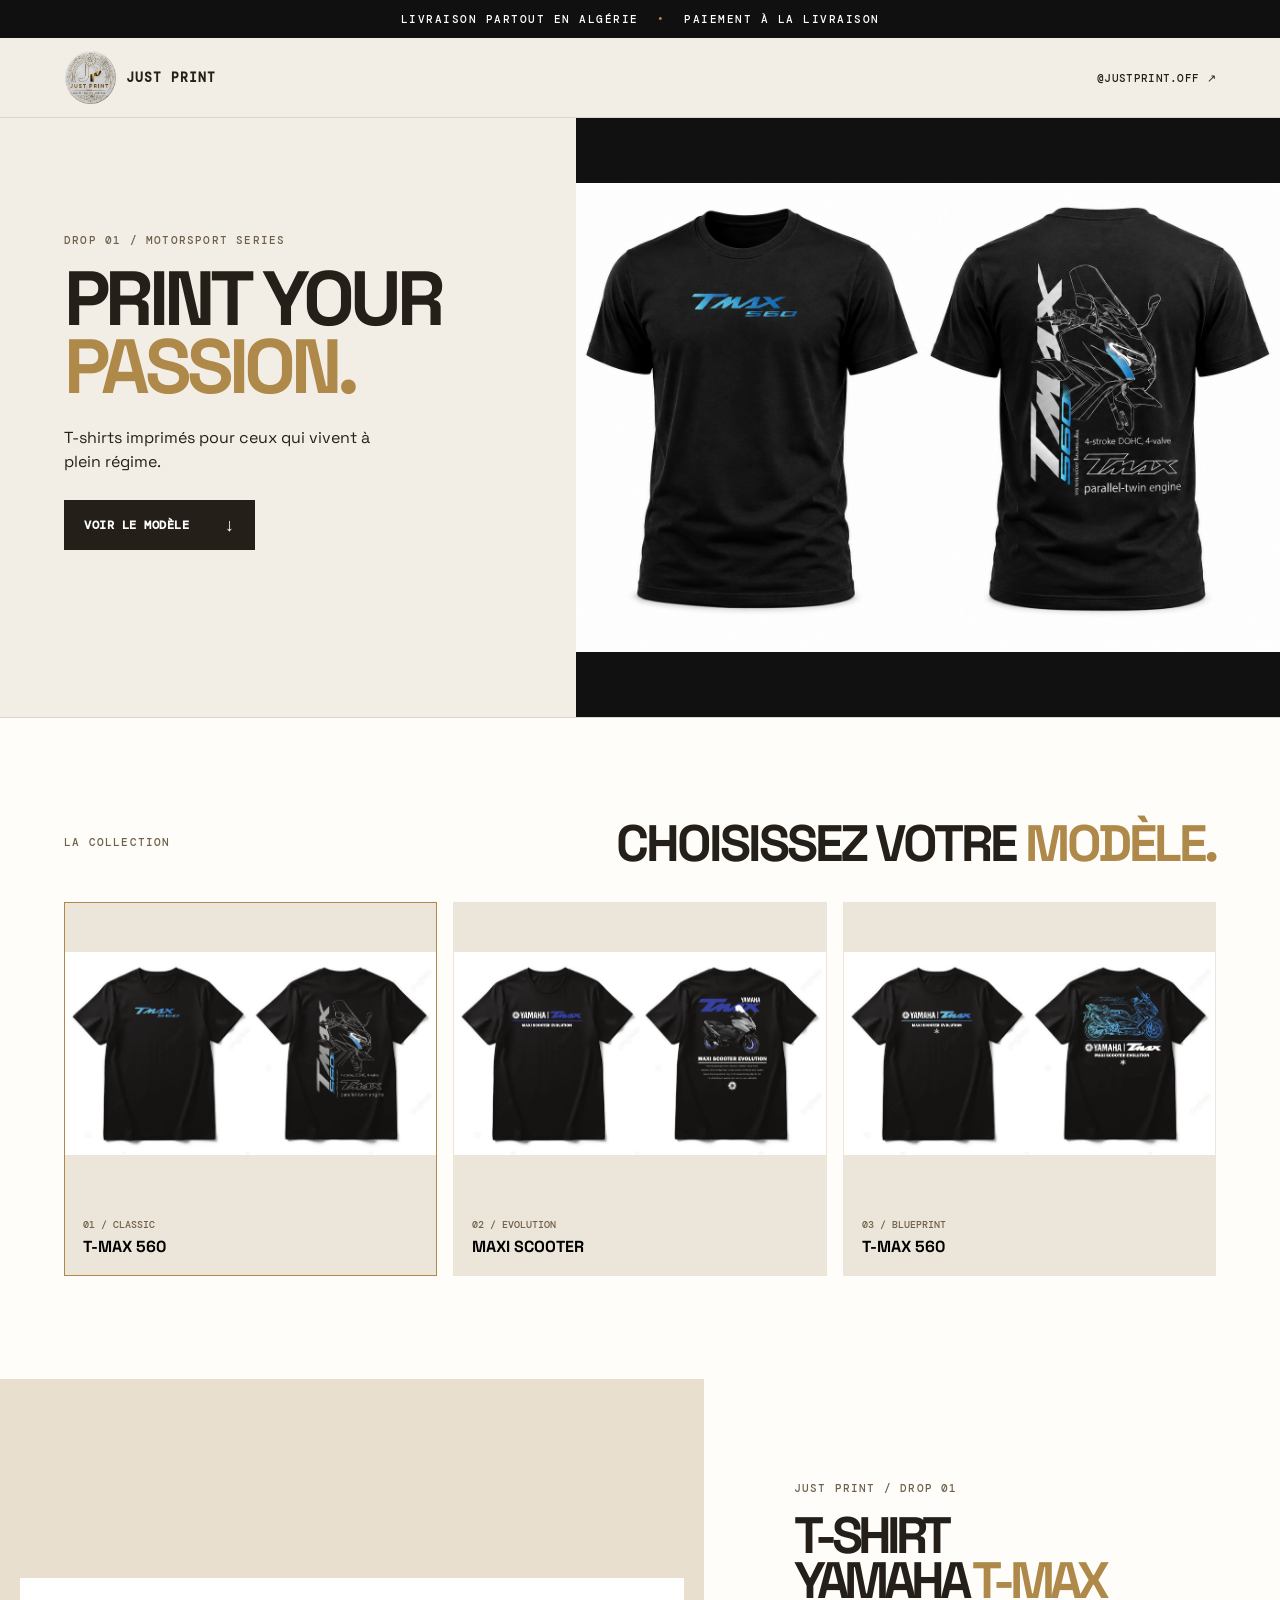
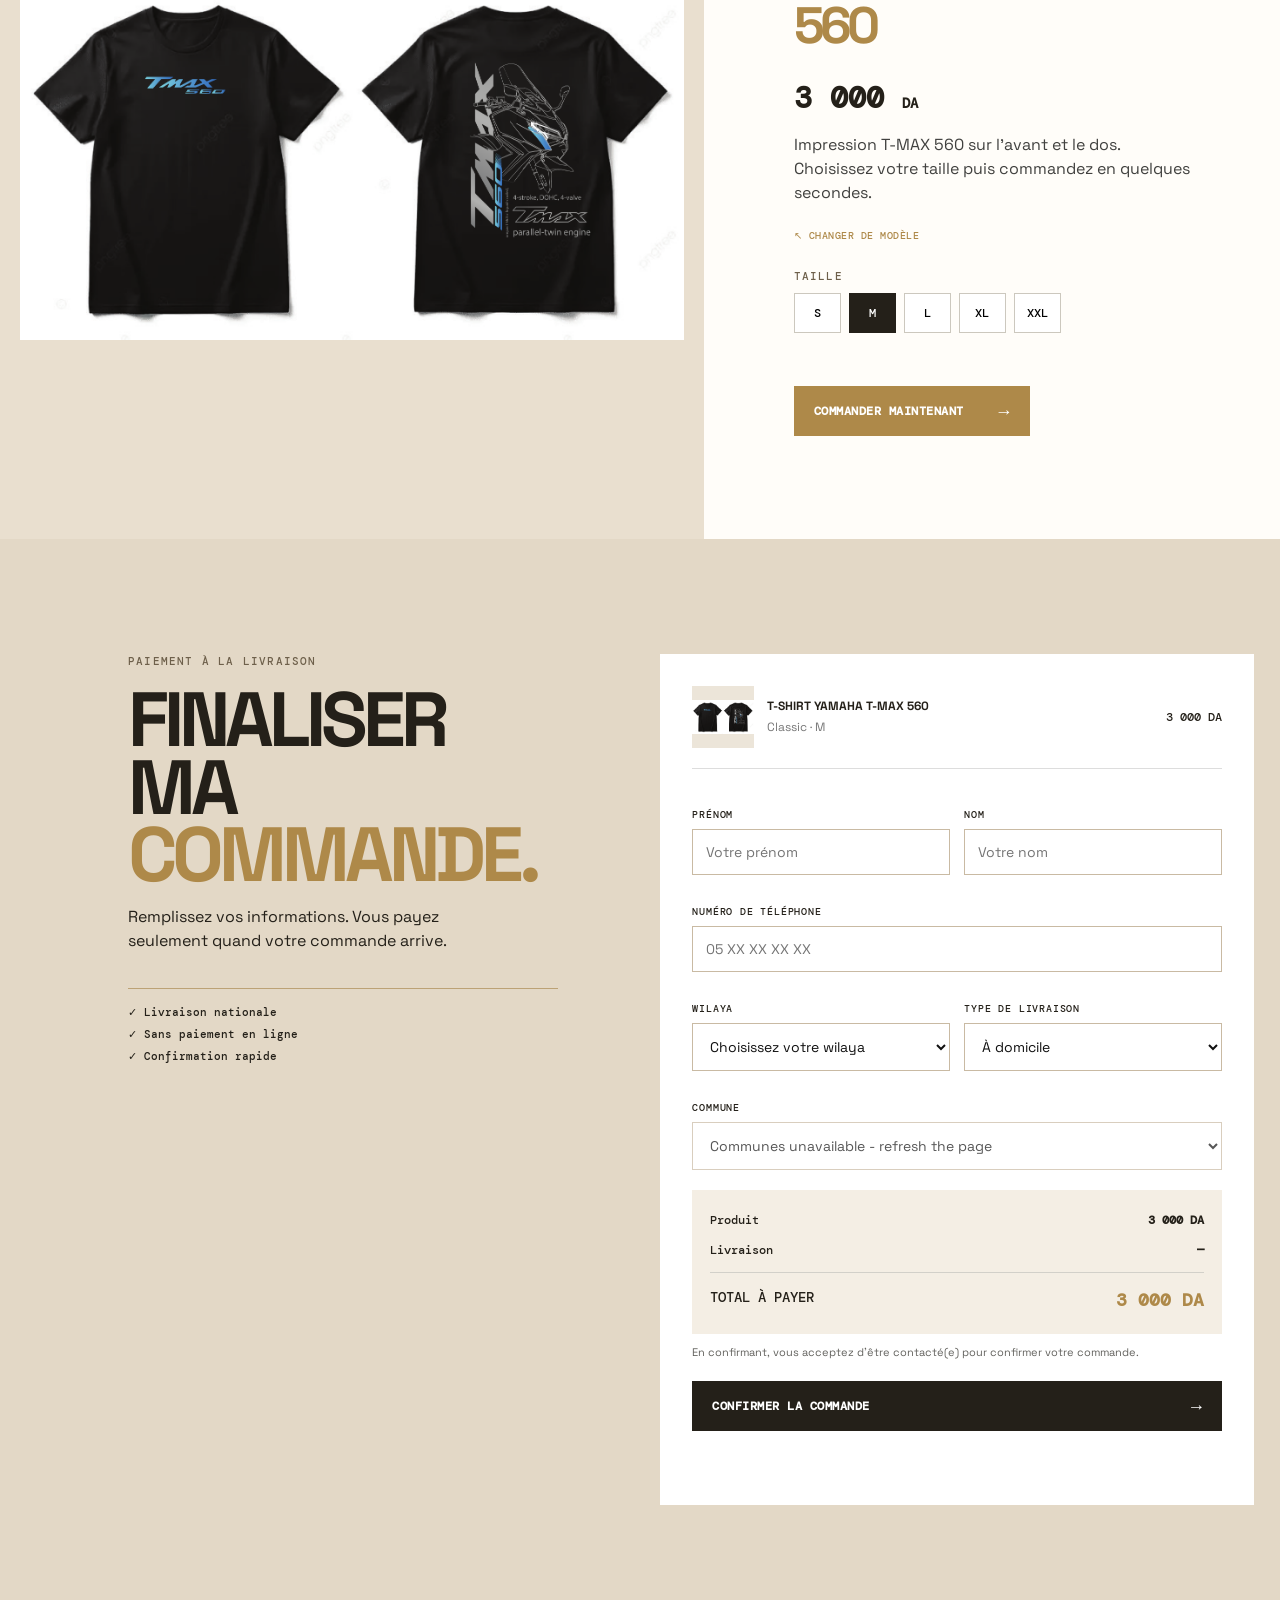
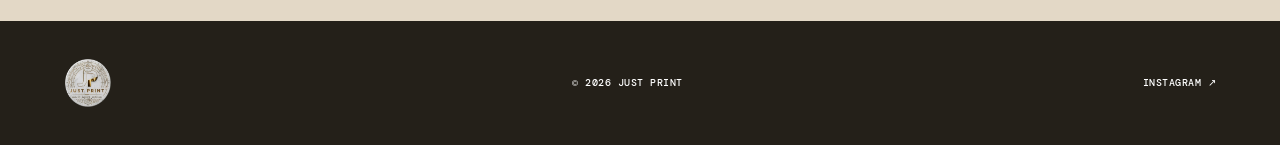
<file: index.html>
<!doctype html>
<html lang="fr">
  <head>
    <meta charset="UTF-8" />
    <meta name="viewport" content="width=device-width, initial-scale=1.0" />
    <meta name="description" content="JUST PRINT — T-shirts imprimés, paiement à la livraison partout en Algérie." />
    <title>JUST PRINT | T-MAX 560</title>
    <link rel="preconnect" href="https://fonts.googleapis.com" />
    <link rel="preconnect" href="https://fonts.gstatic.com" crossorigin />
    <link href="https://fonts.googleapis.com/css2?family=DM+Mono:wght@400;500&family=Space+Grotesk:wght@400;500;600;700&display=swap" rel="stylesheet" />
    <link rel="stylesheet" href="style.css" />
    <link rel="stylesheet" href="theme.css" />
  <!-- Meta Pixel Code -->
<script>
!function(f,b,e,v,n,t,s)
{if(f.fbq)return;n=f.fbq=function(){n.callMethod?
n.callMethod.apply(n,arguments):n.queue.push(arguments)};
if(!f._fbq)f._fbq=n;
n.push=n;
n.loaded=!0;
n.version='2.0';
n.queue=[];
t=b.createElement(e);
t.async=!0;
t.src='https://connect.facebook.net/en_US/fbevents.js';
s=b.getElementsByTagName(e)[0];
s.parentNode.insertBefore(t,s);
}(window, document,'script');

fbq('init', '2012258532914920');
fbq('track', 'PageView');
</script>
<!-- End Meta Pixel Code -->
  </head>
  <body>
    <noscript>
  <img
    height="1"
    width="1"
    style="display:none"
    src="https://www.facebook.com/tr?id=2012258532914920&ev=PageView&noscript=1"
  />
</noscript>
    <div class="announcement">LIVRAISON PARTOUT EN ALGÉRIE <span>•</span> PAIEMENT À LA LIVRAISON</div>
    <header>
      <a class="brand logo-brand" href="#top" aria-label="JUST PRINT accueil"><img src="assets/just-print-logo.png" alt="JUST PRINT" /><span>JUST PRINT</span></a>
      <a class="instagram" href="https://www.instagram.com/JUSTPRINT.OFF" target="_blank" rel="noreferrer">@JUSTPRINT.OFF ↗</a>
    </header>

    <main id="top">
      <section class="hero">
        <div class="hero-copy">
          <p class="eyebrow">DROP 01 / MOTORSPORT SERIES</p>
          <h1>PRINT YOUR<br /><em>PASSION.</em></h1>
          <p class="intro">T-shirts imprimés pour ceux qui vivent à plein régime.</p>
          <a href="#product" class="button button-dark">VOIR LE MODÈLE <span>↓</span></a>
        </div>
        <div class="hero-image"><img src="assets/tmax-black.png" alt="T-shirt noir T-MAX 560, face et dos" /></div>
      </section>

      <section class="models" id="models">
        <div class="section-top"><p class="eyebrow">LA COLLECTION</p><h2>CHOISISSEZ VOTRE <em>MODÈLE.</em></h2></div>
        <div class="model-grid">
          <button class="model-card active" data-model="classic"><img src="assets/tmax-classic.png" alt="T-shirt T-MAX 560 Classic" /><span>01 / CLASSIC</span><b>T-MAX 560</b></button>
          <button class="model-card" data-model="evolution"><img src="assets/tmax-evolution.png" alt="Design T-MAX 560 Evolution" /><span>02 / EVOLUTION</span><b>MAXI SCOOTER</b></button>
          <button class="model-card" data-model="blueprint"><img src="assets/tmax-blueprint.png" alt="T-shirt T-MAX 560 Blueprint" /><span>03 / BLUEPRINT</span><b>T-MAX 560</b></button>
        </div>
      </section>

      <section class="product" id="product">
        <div class="product-visual"><img id="product-image" src="assets/tmax-classic.png" alt="T-shirt T-MAX 560 Classic" /></div>
        <div class="product-info">
          <p class="eyebrow">JUST PRINT / DROP 01</p>
          <h2>T-SHIRT<br />YAMAHA <em id="product-title">T‑MAX 560</em></h2>
          <p class="price">3 000 <small>DA</small></p>
          <p class="description" id="product-description">Impression T‑MAX 560 sur l'avant et le dos. Choisissez votre taille puis commandez en quelques secondes.</p>
          <a class="change-model" href="#models">↖ CHANGER DE MODÈLE</a>

          <div class="choice-block">
            <span class="label">TAILLE</span>
            <div class="sizes" id="sizes">
              <button data-size="S">S</button><button data-size="M" class="active">M</button><button data-size="L">L</button><button data-size="XL">XL</button><button data-size="XXL">XXL</button>
            </div>
          </div>
          <a href="#order" class="button button-blue">COMMANDER MAINTENANT <span>→</span></a>
        </div>
      </section>

      <section class="order-section" id="order">
        <div class="order-heading">
          <p class="eyebrow">PAIEMENT À LA LIVRAISON</p>
          <h2>FINALISER<br />MA <em>COMMANDE.</em></h2>
          <p>Remplissez vos informations. Vous payez seulement quand votre commande arrive.</p>
          <div class="trust"><span>✓ Livraison nationale</span><span>✓ Sans paiement en ligne</span><span>✓ Confirmation rapide</span></div>
        </div>
        <form id="order-form" novalidate>
          <div class="product-summary"><img id="summary-image" src="assets/tmax-classic.png" alt="" /><div><b id="summary-name">T-SHIRT YAMAHA T‑MAX 560</b><span id="summary-variant">Classic · M</span></div><strong>3 000 DA</strong></div>
          <div class="field-grid">
            <label>PRÉNOM<input name="firstName" required autocomplete="given-name" placeholder="Votre prénom" /></label>
            <label>NOM<input name="lastName" required autocomplete="family-name" placeholder="Votre nom" /></label>
          </div>
          <label>NUMÉRO DE TÉLÉPHONE<input name="phone" required inputmode="tel" autocomplete="tel" placeholder="05 XX XX XX XX" /></label>
          <div class="field-grid">
            <label>WILAYA<select name="wilaya" id="wilaya" required><option value="">Choisissez votre wilaya</option></select></label>
            <label>TYPE DE LIVRAISON<select name="delivery" id="delivery" required><option value="home">À domicile</option><option value="stopdesk">Stop desk</option></select></label>
          </div>
          <label>COMMUNE<select name="commune" id="commune" required disabled><option value="">Choisissez d’abord votre wilaya</option></select></label>
          <div class="total-box"><div><span>Produit</span><b>3 000 DA</b></div><div><span id="delivery-label">Livraison</span><b id="delivery-price">—</b></div><div class="grand-total"><span>TOTAL À PAYER</span><b id="grand-total">3 000 DA</b></div></div>
          <p class="form-note">En confirmant, vous acceptez d’être contacté(e) pour confirmer votre commande.</p>
          <button class="button button-dark submit" type="submit">CONFIRMER LA COMMANDE <span>→</span></button>
          <p class="form-error" id="form-error" aria-live="polite"></p>
        </form>
      </section>
    </main>
    <div class="order-confirmation-overlay" id="order-confirmation-overlay">
      <div class="order-confirmation-box">
        <span class="order-confirmation-check">✓</span>
        <h2>Your order has been confirmed successfully</h2>
      </div>
    </div>
    <footer><a class="brand logo-brand" href="#top"><img src="assets/just-print-logo.png" alt="JUST PRINT" /><span>JUST PRINT</span></a><span>© 2026 JUST PRINT</span><a href="https://www.instagram.com/JUSTPRINT.OFF" target="_blank" rel="noreferrer">INSTAGRAM ↗</a></footer>
    <script src="app.js"></script>
  </body>
</html>
</file>
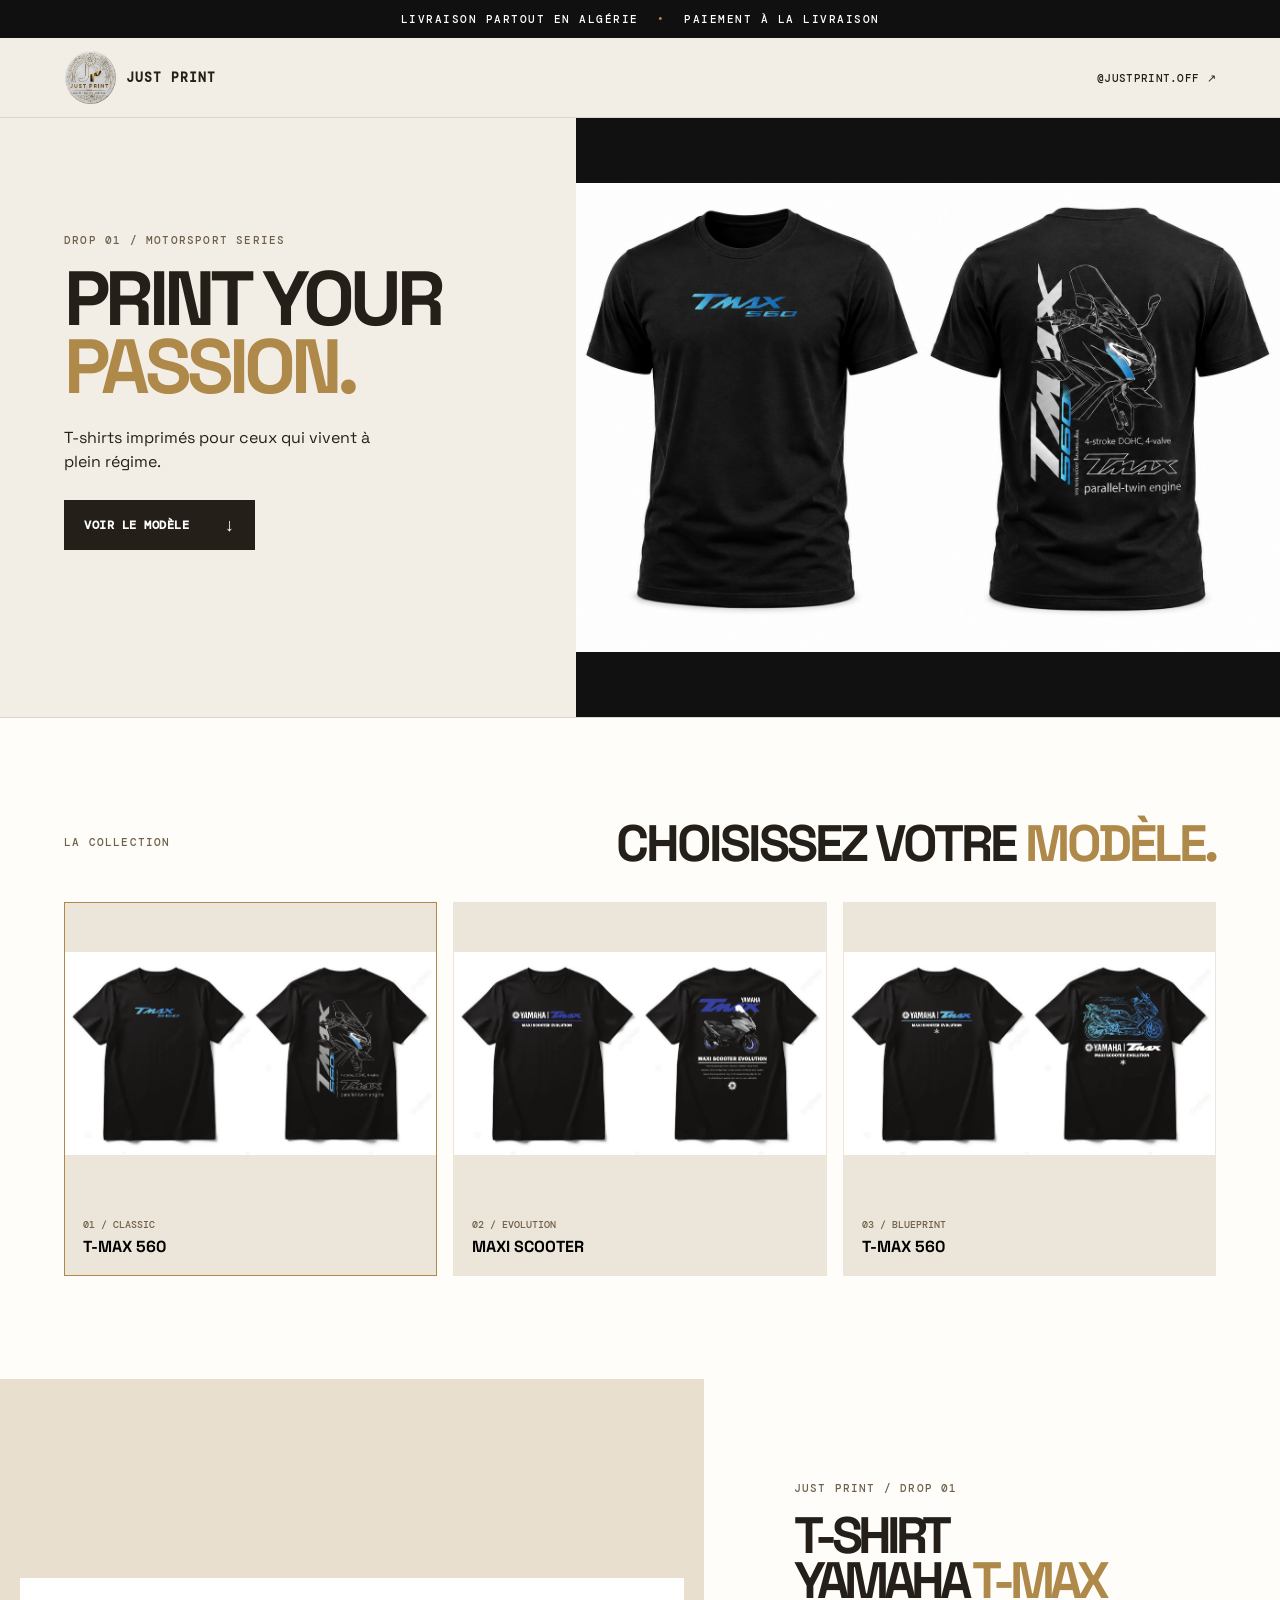
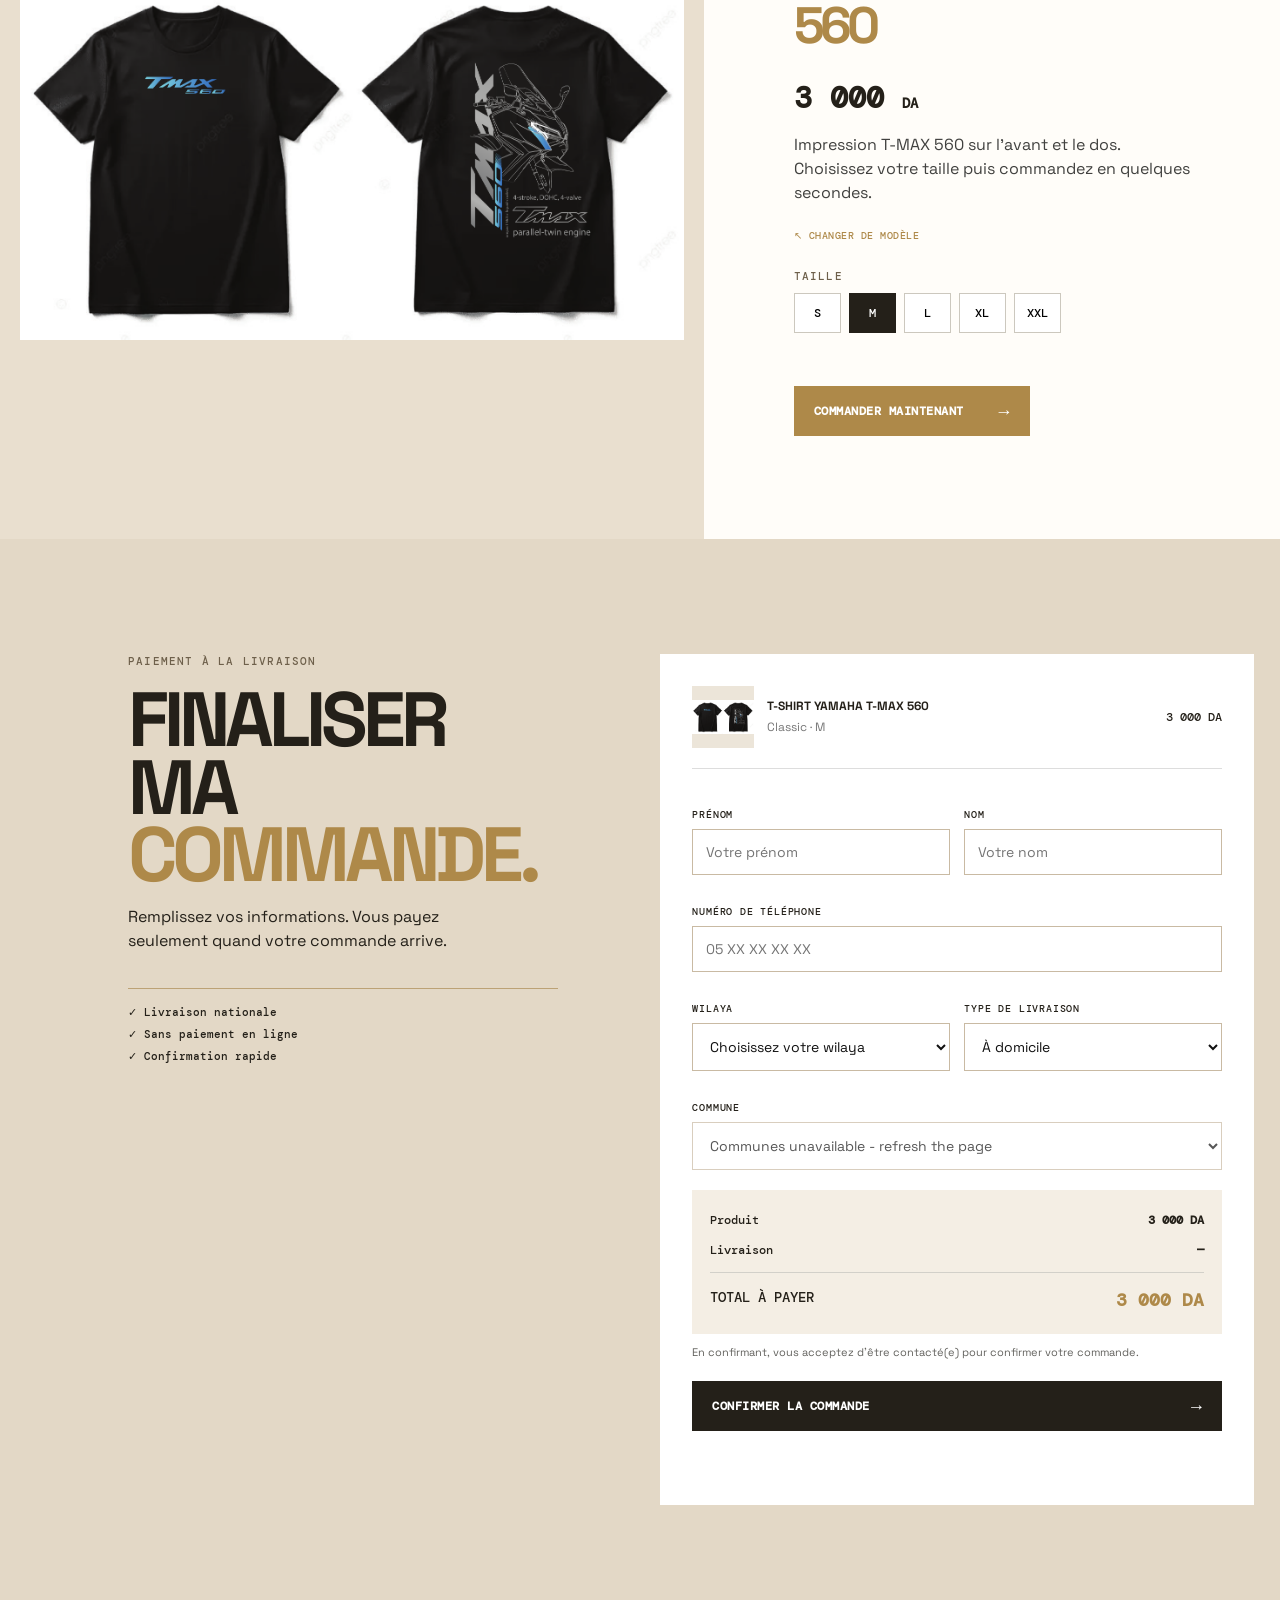
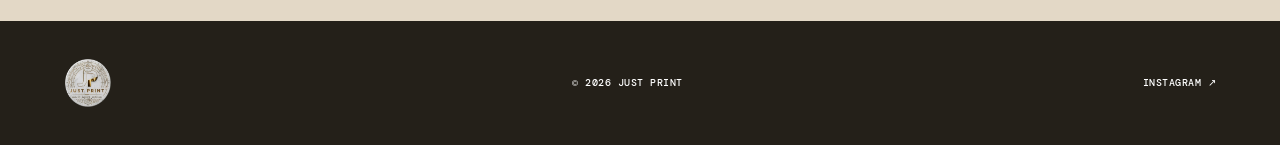
<file: outputs/just-print-store/index.html>
<!doctype html>
<html lang="fr">
  <head>
    <meta charset="UTF-8" />
    <meta name="viewport" content="width=device-width, initial-scale=1.0" />
    <meta name="description" content="JUST PRINT — T-shirts imprimés, paiement à la livraison partout en Algérie." />
    <title>JUST PRINT | T-MAX 560</title>
    <link rel="preconnect" href="https://fonts.googleapis.com" />
    <link rel="preconnect" href="https://fonts.gstatic.com" crossorigin />
    <link href="https://fonts.googleapis.com/css2?family=DM+Mono:wght@400;500&family=Space+Grotesk:wght@400;500;600;700&display=swap" rel="stylesheet" />
    <link rel="stylesheet" href="style.css" />
    <link rel="stylesheet" href="theme.css" />
  </head>
  <body>
    <div class="announcement">LIVRAISON PARTOUT EN ALGÉRIE <span>•</span> PAIEMENT À LA LIVRAISON</div>
    <header>
      <a class="brand logo-brand" href="#top" aria-label="JUST PRINT accueil"><img src="assets/just-print-logo.png" alt="JUST PRINT" /><span>JUST PRINT</span></a>
      <a class="instagram" href="https://www.instagram.com/JUSTPRINT.OFF" target="_blank" rel="noreferrer">@JUSTPRINT.OFF ↗</a>
    </header>

    <main id="top">
      <section class="hero">
        <div class="hero-copy">
          <p class="eyebrow">DROP 01 / MOTORSPORT SERIES</p>
          <h1>PRINT YOUR<br /><em>PASSION.</em></h1>
          <p class="intro">T-shirts imprimés pour ceux qui vivent à plein régime.</p>
          <a href="#product" class="button button-dark">VOIR LE MODÈLE <span>↓</span></a>
        </div>
        <div class="hero-image"><img src="assets/tmax-black.png" alt="T-shirt noir T-MAX 560, face et dos" /></div>
      </section>

      <section class="models" id="models">
        <div class="section-top"><p class="eyebrow">LA COLLECTION</p><h2>CHOISISSEZ VOTRE <em>MODÈLE.</em></h2></div>
        <div class="model-grid">
          <button class="model-card active" data-model="classic"><img src="assets/tmax-classic.png" alt="T-shirt T-MAX 560 Classic" /><span>01 / CLASSIC</span><b>T-MAX 560</b></button>
          <button class="model-card" data-model="evolution"><img src="assets/tmax-evolution.png" alt="Design T-MAX 560 Evolution" /><span>02 / EVOLUTION</span><b>MAXI SCOOTER</b></button>
          <button class="model-card" data-model="blueprint"><img src="assets/tmax-blueprint.png" alt="T-shirt T-MAX 560 Blueprint" /><span>03 / BLUEPRINT</span><b>T-MAX 560</b></button>
        </div>
      </section>

      <section class="product" id="product">
        <div class="product-visual"><img id="product-image" src="assets/tmax-classic.png" alt="T-shirt T-MAX 560 Classic" /></div>
        <div class="product-info">
          <p class="eyebrow">JUST PRINT / DROP 01</p>
          <h2>T-SHIRT<br />YAMAHA <em id="product-title">T‑MAX 560</em></h2>
          <p class="price">3 000 <small>DA</small></p>
          <p class="description" id="product-description">Impression T‑MAX 560 sur l'avant et le dos. Choisissez votre taille puis commandez en quelques secondes.</p>
          <a class="change-model" href="#models">↖ CHANGER DE MODÈLE</a>

          <div class="choice-block">
            <span class="label">TAILLE</span>
            <div class="sizes" id="sizes">
              <button data-size="S">S</button><button data-size="M" class="active">M</button><button data-size="L">L</button><button data-size="XL">XL</button><button data-size="XXL">XXL</button>
            </div>
          </div>
          <a href="#order" class="button button-blue">COMMANDER MAINTENANT <span>→</span></a>
        </div>
      </section>

      <section class="order-section" id="order">
        <div class="order-heading">
          <p class="eyebrow">PAIEMENT À LA LIVRAISON</p>
          <h2>FINALISER<br />MA <em>COMMANDE.</em></h2>
          <p>Remplissez vos informations. Vous payez seulement quand votre commande arrive.</p>
          <div class="trust"><span>✓ Livraison nationale</span><span>✓ Sans paiement en ligne</span><span>✓ Confirmation rapide</span></div>
        </div>
        <form id="order-form" novalidate>
          <div class="product-summary"><img id="summary-image" src="assets/tmax-classic.png" alt="" /><div><b id="summary-name">T-SHIRT YAMAHA T‑MAX 560</b><span id="summary-variant">Classic · M</span></div><strong>3 000 DA</strong></div>
          <div class="field-grid">
            <label>PRÉNOM<input name="firstName" required autocomplete="given-name" placeholder="Votre prénom" /></label>
            <label>NOM<input name="lastName" required autocomplete="family-name" placeholder="Votre nom" /></label>
          </div>
          <label>NUMÉRO DE TÉLÉPHONE<input name="phone" required inputmode="tel" autocomplete="tel" placeholder="05 XX XX XX XX" /></label>
          <div class="field-grid">
            <label>WILAYA<select name="wilaya" id="wilaya" required><option value="">Choisissez votre wilaya</option></select></label>
            <label>TYPE DE LIVRAISON<select name="delivery" id="delivery" required><option value="home">À domicile</option><option value="stopdesk">Stop desk</option></select></label>
          </div>
          <label>COMMUNE<select name="commune" id="commune" required disabled><option value="">Choisissez d’abord votre wilaya</option></select></label>
          <div class="total-box"><div><span>Produit</span><b>3 000 DA</b></div><div><span id="delivery-label">Livraison</span><b id="delivery-price">—</b></div><div class="grand-total"><span>TOTAL À PAYER</span><b id="grand-total">3 000 DA</b></div></div>
          <p class="form-note">En confirmant, vous acceptez d’être contacté(e) pour confirmer votre commande.</p>
          <button class="button button-dark submit" type="submit">CONFIRMER LA COMMANDE <span>→</span></button>
          <p class="form-error" id="form-error" aria-live="polite"></p>
        </form>
      </section>
    </main>
    <div class="order-confirmation-overlay" id="order-confirmation-overlay">
      <div class="order-confirmation-box">
        <span class="order-confirmation-check">✓</span>
        <h2>Your order has been confirmed successfully</h2>
      </div>
    </div>
    <footer><a class="brand logo-brand" href="#top"><img src="assets/just-print-logo.png" alt="JUST PRINT" /><span>JUST PRINT</span></a><span>© 2026 JUST PRINT</span><a href="https://www.instagram.com/JUSTPRINT.OFF" target="_blank" rel="noreferrer">INSTAGRAM ↗</a></footer>
    <script src="app.js"></script>
  </body>
</html>
</file>
<file: style.css>
:root{--ink:#111;--blue:#18a5df;--cream:#f4f1ea;--muted:#706f6a}*{box-sizing:border-box}html{scroll-behavior:smooth}body{margin:0;background:var(--cream);color:var(--ink);font-family:'Space Grotesk',sans-serif}.announcement{background:#101010;color:#fff;text-align:center;font:500 11px 'DM Mono',monospace;letter-spacing:1.5px;padding:12px}.announcement span{color:var(--blue);margin:0 10px}header{height:80px;display:flex;align-items:center;justify-content:space-between;padding:0 5vw;border-bottom:1px solid #d9d6cd}.brand{color:var(--ink);text-decoration:none;font-size:24px;font-weight:700;letter-spacing:-1.7px}.brand i{color:var(--blue);font-style:normal}.instagram{font:500 11px 'DM Mono',monospace;color:var(--ink);text-decoration:none;letter-spacing:.3px}.hero{min-height:600px;display:grid;grid-template-columns:45% 55%;border-bottom:1px solid #d9d6cd;overflow:hidden}.hero-copy{padding:9vw 5vw;position:relative;z-index:1}.eyebrow,.label{font:500 11px 'DM Mono',monospace;letter-spacing:1.2px;color:var(--muted);margin:0 0 18px}.hero h1,.product h2,.order-heading h2{font-size:clamp(43px,6vw,84px);line-height:.88;letter-spacing:-5px;margin:0;text-transform:uppercase}.hero h1 em,.product h2 em,.order-heading h2 em{font-style:normal;color:var(--blue)}.intro{max-width:320px;line-height:1.5;margin:26px 0}.button{display:inline-flex;justify-content:space-between;gap:35px;align-items:center;text-decoration:none;border:0;padding:17px 20px;font:600 12px 'DM Mono',monospace;letter-spacing:.5px;cursor:pointer}.button-dark{background:var(--ink);color:#fff}.button-blue{background:var(--blue);color:#fff;margin-top:28px}.button span{font-size:18px;line-height:10px}.hero-image{background:#111;display:flex;align-items:center;justify-content:center}.hero-image img{width:100%;height:100%;object-fit:contain}.models{padding:8vw 5vw;background:#fff}.section-top{display:flex;align-items:end;justify-content:space-between;margin-bottom:35px}.section-top h2{max-width:600px;text-align:right;font-size:clamp(32px,4vw,62px);letter-spacing:-3px;line-height:.92;margin:0}.section-top em{font-style:normal;color:var(--blue)}.model-grid{display:grid;grid-template-columns:repeat(3,1fr);gap:16px}.model-card{background:#f1f0ed;border:1px solid transparent;padding:0 0 18px;text-align:left;cursor:pointer;font-family:'Space Grotesk',sans-serif}.model-card:hover,.model-card.active{border-color:var(--blue)}.model-card img{width:100%;height:300px;display:block;object-fit:contain}.model-card span,.model-card b{display:block;padding:0 18px}.model-card span{color:var(--muted);font:500 10px 'DM Mono',monospace;margin-top:15px}.model-card b{font-size:16px;margin-top:5px}.product{display:grid;grid-template-columns:55% 45%;background:#fff}.product-visual{background:#eeeeeb;min-height:680px;display:flex;align-items:center;justify-content:center;padding:20px}.product-visual img{width:100%;height:100%;max-height:680px;object-fit:contain}.product-info{padding:8vw 7vw}.product h2{font-size:clamp(37px,4vw,62px)}.price{font:600 30px 'DM Mono',monospace;margin:30px 0 15px}.price small{font-size:14px}.description{max-width:420px;line-height:1.5;color:#41413f;margin-bottom:18px}.change-model{font:500 10px 'DM Mono',monospace;letter-spacing:.5px;color:var(--blue);text-decoration:none}.choice-block{margin:25px 0}.choice-block .label{display:block;margin-bottom:10px}.sizes{display:flex;gap:8px}.sizes button{background:#fff;border:1px solid #ccc8be;width:47px;height:40px;font:500 12px 'DM Mono',monospace;cursor:pointer}.sizes button.active{background:var(--ink);color:#fff;border-color:var(--ink)}.order-section{background:#dff4fc;display:grid;grid-template-columns:42% 58%;padding:9vw 10vw;gap:8vw}.order-heading p:not(.eyebrow){line-height:1.5;max-width:335px}.trust{border-top:1px solid #9bc6d7;margin-top:35px;padding-top:16px;display:grid;gap:8px;font:500 11px 'DM Mono',monospace}.order-section form{background:#fff;padding:32px}.product-summary{display:flex;gap:13px;align-items:center;border-bottom:1px solid #ddd;padding-bottom:20px;margin-bottom:24px;font-size:12px}.product-summary img{height:62px;width:62px;object-fit:contain;background:#f0f0ed}.product-summary div{display:grid;gap:5px;flex:1}.product-summary span{color:#777}.product-summary strong{font:500 12px 'DM Mono',monospace}label{display:grid;gap:8px;font:500 10px 'DM Mono',monospace;letter-spacing:.8px;margin:15px 0}input,select,textarea{border:1px solid #d5d4cf;border-radius:0;padding:13px;background:#fff;font:400 14px 'Space Grotesk',sans-serif;color:#111;width:100%}input:focus,select:focus,textarea:focus{outline:2px solid var(--blue);border-color:var(--blue)}.field-grid{display:grid;grid-template-columns:1fr 1fr;gap:14px}.total-box{background:#f5f4f0;padding:15px 18px;margin-top:20px;font:500 12px 'DM Mono',monospace}.total-box>div{display:flex;justify-content:space-between;padding:7px 0}.grand-total{border-top:1px solid #d2d0c9;margin-top:7px;padding-top:15px!important;font-size:14px}.grand-total b{color:var(--blue);font-size:18px}.form-note{color:#63625e;font-size:11px;line-height:1.4}.submit{width:100%;margin-top:10px}.form-error{font-size:12px;min-height:18px;color:#b52424;text-align:center}footer{display:flex;justify-content:space-between;align-items:center;padding:38px 5vw;background:#101010;color:#fff;font:500 10px 'DM Mono',monospace;letter-spacing:.5px}footer .brand{color:#fff;font-size:20px}footer a:not(.brand){color:#fff;text-decoration:none}@media(max-width:760px){header{height:64px}.instagram{font-size:9px}.hero,.product,.order-section{grid-template-columns:1fr}.hero{min-height:0}.hero-copy{padding:65px 7vw 55px}.hero-image{height:400px;padding:8px}.hero-image img{object-fit:contain}.models{padding:58px 6vw}.section-top{display:block}.section-top h2{text-align:left;margin-top:10px}.model-grid{grid-template-columns:1fr;gap:12px}.model-card{display:grid;grid-template-columns:135px 1fr;align-content:center;padding:12px}.model-card img{height:110px;grid-row:span 2}.model-card span,.model-card b{padding:0 10px}.product-visual{min-height:0;height:420px;padding:10px}.product-visual img{object-fit:contain;max-height:400px}.product-info{padding:55px 7vw}.order-section{padding:60px 6vw;gap:36px}.order-section form{padding:22px 17px}.field-grid{grid-template-columns:1fr;gap:0}.order-heading h2{font-size:52px}footer{gap:12px;flex-wrap:wrap}.announcement{font-size:9px;letter-spacing:.7px}}
.order-confirmation-overlay{position:fixed;inset:0;background:rgba(17,17,17,.92);display:none;align-items:center;justify-content:center;z-index:999;padding:5vw;text-align:center;opacity:0;transition:opacity .25s ease}
.order-confirmation-overlay.visible{display:flex;opacity:1}
.order-confirmation-box{max-width:600px}
.order-confirmation-check{display:inline-flex;align-items:center;justify-content:center;width:74px;height:74px;border-radius:50%;background:var(--blue);color:#fff;font-size:38px;margin-bottom:28px}
.order-confirmation-box h2{color:#fff;font-size:clamp(28px,4.5vw,48px);line-height:1.15;letter-spacing:-1.5px;margin:0}
</file>
<file: theme.css>
:root{--ink:#242019;--blue:#ae8949;--cream:#f3eee5;--muted:#6e604b}
.logo-brand{display:flex;align-items:center;gap:9px}.logo-brand img{width:53px;height:53px;object-fit:contain}.logo-brand span{font:600 13px 'DM Mono',monospace;letter-spacing:1px}.models,.product{background:#fffdf9}.model-card{background:#ece5d9}.product-visual{background:#e9dfcf}.order-section{background:#e3d8c6}.trust{border-top-color:#bca276}.product-summary img{background:#ece5d9}.total-box{background:#f4eee4}input,select,textarea{border-color:#c9baa3}.button-dark,footer{background:#242019}.model-card:hover,.model-card.active{border-color:#ae8949}input:focus,select:focus,textarea:focus{outline-color:#ae8949;border-color:#ae8949}.form-error.form-success{color:#356c45;font-weight:600}footer .logo-brand img{width:48px;height:48px}footer .logo-brand span{display:none}@media(max-width:760px){.logo-brand img{width:45px;height:45px}.logo-brand span{display:none}}
</file>
<file: outputs/just-print-store/style.css>
:root{--ink:#111;--blue:#18a5df;--cream:#f4f1ea;--muted:#706f6a}*{box-sizing:border-box}html{scroll-behavior:smooth}body{margin:0;background:var(--cream);color:var(--ink);font-family:'Space Grotesk',sans-serif}.announcement{background:#101010;color:#fff;text-align:center;font:500 11px 'DM Mono',monospace;letter-spacing:1.5px;padding:12px}.announcement span{color:var(--blue);margin:0 10px}header{height:80px;display:flex;align-items:center;justify-content:space-between;padding:0 5vw;border-bottom:1px solid #d9d6cd}.brand{color:var(--ink);text-decoration:none;font-size:24px;font-weight:700;letter-spacing:-1.7px}.brand i{color:var(--blue);font-style:normal}.instagram{font:500 11px 'DM Mono',monospace;color:var(--ink);text-decoration:none;letter-spacing:.3px}.hero{min-height:600px;display:grid;grid-template-columns:45% 55%;border-bottom:1px solid #d9d6cd;overflow:hidden}.hero-copy{padding:9vw 5vw;position:relative;z-index:1}.eyebrow,.label{font:500 11px 'DM Mono',monospace;letter-spacing:1.2px;color:var(--muted);margin:0 0 18px}.hero h1,.product h2,.order-heading h2{font-size:clamp(43px,6vw,84px);line-height:.88;letter-spacing:-5px;margin:0;text-transform:uppercase}.hero h1 em,.product h2 em,.order-heading h2 em{font-style:normal;color:var(--blue)}.intro{max-width:320px;line-height:1.5;margin:26px 0}.button{display:inline-flex;justify-content:space-between;gap:35px;align-items:center;text-decoration:none;border:0;padding:17px 20px;font:600 12px 'DM Mono',monospace;letter-spacing:.5px;cursor:pointer}.button-dark{background:var(--ink);color:#fff}.button-blue{background:var(--blue);color:#fff;margin-top:28px}.button span{font-size:18px;line-height:10px}.hero-image{background:#111;display:flex;align-items:center;justify-content:center}.hero-image img{width:100%;height:100%;object-fit:contain}.models{padding:8vw 5vw;background:#fff}.section-top{display:flex;align-items:end;justify-content:space-between;margin-bottom:35px}.section-top h2{max-width:600px;text-align:right;font-size:clamp(32px,4vw,62px);letter-spacing:-3px;line-height:.92;margin:0}.section-top em{font-style:normal;color:var(--blue)}.model-grid{display:grid;grid-template-columns:repeat(3,1fr);gap:16px}.model-card{background:#f1f0ed;border:1px solid transparent;padding:0 0 18px;text-align:left;cursor:pointer;font-family:'Space Grotesk',sans-serif}.model-card:hover,.model-card.active{border-color:var(--blue)}.model-card img{width:100%;height:300px;display:block;object-fit:contain}.model-card span,.model-card b{display:block;padding:0 18px}.model-card span{color:var(--muted);font:500 10px 'DM Mono',monospace;margin-top:15px}.model-card b{font-size:16px;margin-top:5px}.product{display:grid;grid-template-columns:55% 45%;background:#fff}.product-visual{background:#eeeeeb;min-height:680px;display:flex;align-items:center;justify-content:center;padding:20px}.product-visual img{width:100%;height:100%;max-height:680px;object-fit:contain}.product-info{padding:8vw 7vw}.product h2{font-size:clamp(37px,4vw,62px)}.price{font:600 30px 'DM Mono',monospace;margin:30px 0 15px}.price small{font-size:14px}.description{max-width:420px;line-height:1.5;color:#41413f;margin-bottom:18px}.change-model{font:500 10px 'DM Mono',monospace;letter-spacing:.5px;color:var(--blue);text-decoration:none}.choice-block{margin:25px 0}.choice-block .label{display:block;margin-bottom:10px}.sizes{display:flex;gap:8px}.sizes button{background:#fff;border:1px solid #ccc8be;width:47px;height:40px;font:500 12px 'DM Mono',monospace;cursor:pointer}.sizes button.active{background:var(--ink);color:#fff;border-color:var(--ink)}.order-section{background:#dff4fc;display:grid;grid-template-columns:42% 58%;padding:9vw 10vw;gap:8vw}.order-heading p:not(.eyebrow){line-height:1.5;max-width:335px}.trust{border-top:1px solid #9bc6d7;margin-top:35px;padding-top:16px;display:grid;gap:8px;font:500 11px 'DM Mono',monospace}.order-section form{background:#fff;padding:32px}.product-summary{display:flex;gap:13px;align-items:center;border-bottom:1px solid #ddd;padding-bottom:20px;margin-bottom:24px;font-size:12px}.product-summary img{height:62px;width:62px;object-fit:contain;background:#f0f0ed}.product-summary div{display:grid;gap:5px;flex:1}.product-summary span{color:#777}.product-summary strong{font:500 12px 'DM Mono',monospace}label{display:grid;gap:8px;font:500 10px 'DM Mono',monospace;letter-spacing:.8px;margin:15px 0}input,select,textarea{border:1px solid #d5d4cf;border-radius:0;padding:13px;background:#fff;font:400 14px 'Space Grotesk',sans-serif;color:#111;width:100%}input:focus,select:focus,textarea:focus{outline:2px solid var(--blue);border-color:var(--blue)}.field-grid{display:grid;grid-template-columns:1fr 1fr;gap:14px}.total-box{background:#f5f4f0;padding:15px 18px;margin-top:20px;font:500 12px 'DM Mono',monospace}.total-box>div{display:flex;justify-content:space-between;padding:7px 0}.grand-total{border-top:1px solid #d2d0c9;margin-top:7px;padding-top:15px!important;font-size:14px}.grand-total b{color:var(--blue);font-size:18px}.form-note{color:#63625e;font-size:11px;line-height:1.4}.submit{width:100%;margin-top:10px}.form-error{font-size:12px;min-height:18px;color:#b52424;text-align:center}footer{display:flex;justify-content:space-between;align-items:center;padding:38px 5vw;background:#101010;color:#fff;font:500 10px 'DM Mono',monospace;letter-spacing:.5px}footer .brand{color:#fff;font-size:20px}footer a:not(.brand){color:#fff;text-decoration:none}@media(max-width:760px){header{height:64px}.instagram{font-size:9px}.hero,.product,.order-section{grid-template-columns:1fr}.hero{min-height:0}.hero-copy{padding:65px 7vw 55px}.hero-image{height:400px;padding:8px}.hero-image img{object-fit:contain}.models{padding:58px 6vw}.section-top{display:block}.section-top h2{text-align:left;margin-top:10px}.model-grid{grid-template-columns:1fr;gap:12px}.model-card{display:grid;grid-template-columns:135px 1fr;align-content:center;padding:12px}.model-card img{height:110px;grid-row:span 2}.model-card span,.model-card b{padding:0 10px}.product-visual{min-height:0;height:420px;padding:10px}.product-visual img{object-fit:contain;max-height:400px}.product-info{padding:55px 7vw}.order-section{padding:60px 6vw;gap:36px}.order-section form{padding:22px 17px}.field-grid{grid-template-columns:1fr;gap:0}.order-heading h2{font-size:52px}footer{gap:12px;flex-wrap:wrap}.announcement{font-size:9px;letter-spacing:.7px}}
.order-confirmation-overlay{position:fixed;inset:0;background:rgba(17,17,17,.92);display:none;align-items:center;justify-content:center;z-index:999;padding:5vw;text-align:center;opacity:0;transition:opacity .25s ease}
.order-confirmation-overlay.visible{display:flex;opacity:1}
.order-confirmation-box{max-width:600px}
.order-confirmation-check{display:inline-flex;align-items:center;justify-content:center;width:74px;height:74px;border-radius:50%;background:var(--blue);color:#fff;font-size:38px;margin-bottom:28px}
.order-confirmation-box h2{color:#fff;font-size:clamp(28px,4.5vw,48px);line-height:1.15;letter-spacing:-1.5px;margin:0}
</file>
<file: outputs/just-print-store/theme.css>
:root{--ink:#242019;--blue:#ae8949;--cream:#f3eee5;--muted:#6e604b}
.logo-brand{display:flex;align-items:center;gap:9px}.logo-brand img{width:53px;height:53px;object-fit:contain}.logo-brand span{font:600 13px 'DM Mono',monospace;letter-spacing:1px}.models,.product{background:#fffdf9}.model-card{background:#ece5d9}.product-visual{background:#e9dfcf}.order-section{background:#e3d8c6}.trust{border-top-color:#bca276}.product-summary img{background:#ece5d9}.total-box{background:#f4eee4}input,select,textarea{border-color:#c9baa3}.button-dark,footer{background:#242019}.model-card:hover,.model-card.active{border-color:#ae8949}input:focus,select:focus,textarea:focus{outline-color:#ae8949;border-color:#ae8949}.form-error.form-success{color:#356c45;font-weight:600}footer .logo-brand img{width:48px;height:48px}footer .logo-brand span{display:none}@media(max-width:760px){.logo-brand img{width:45px;height:45px}.logo-brand span{display:none}}
</file>
